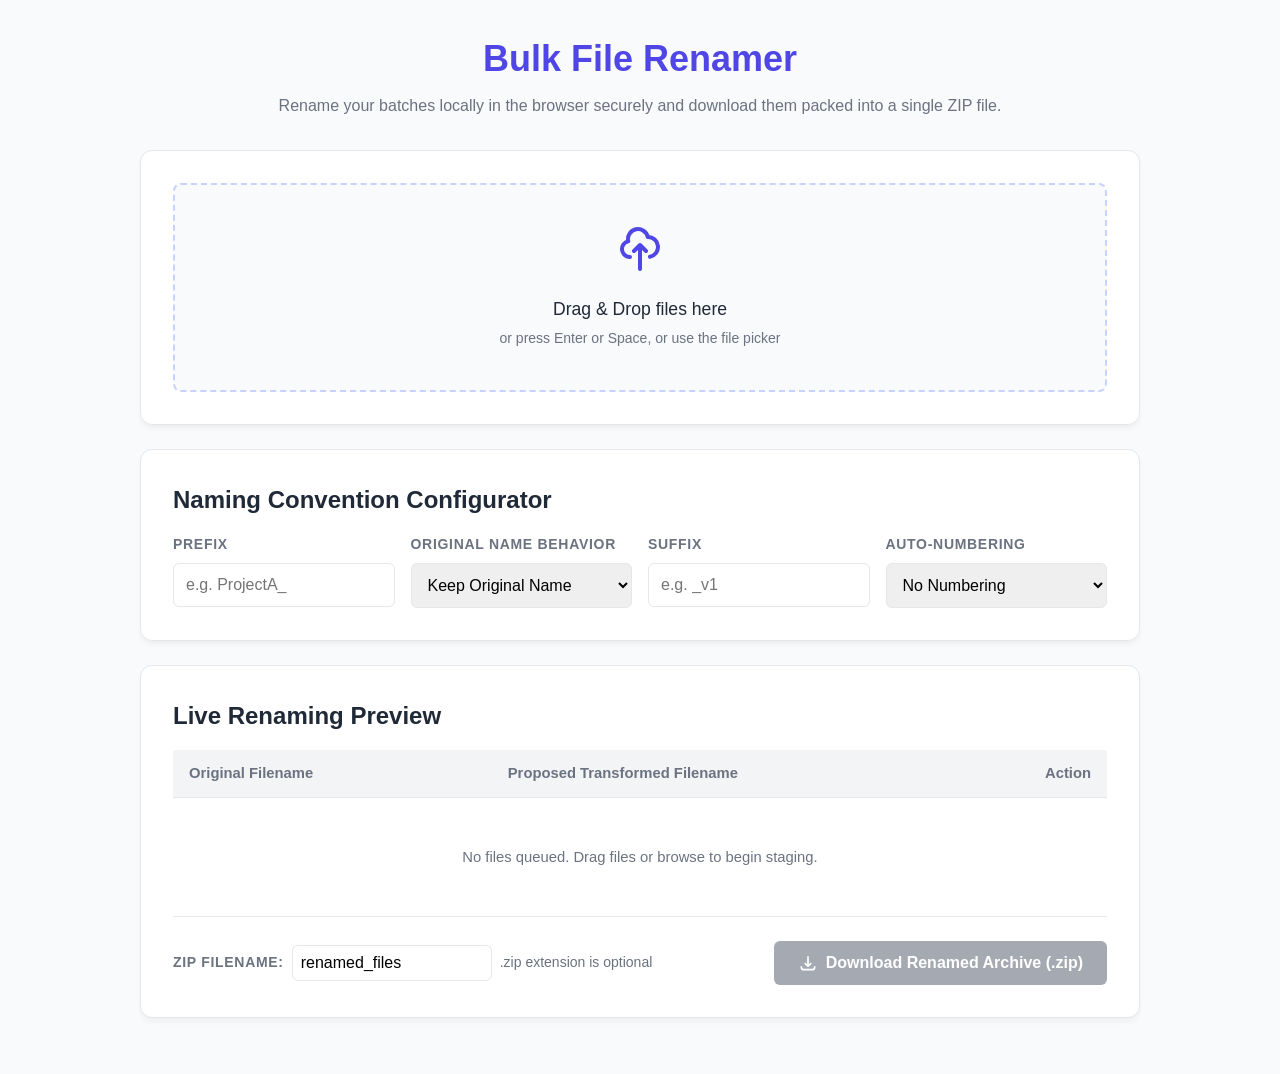
<file: index.html>
<!DOCTYPE html>
<html lang="en">
<head>
    <meta charset="UTF-8">
    <meta name="viewport" content="width=device-width, initial-scale=1.0">
    <title>Bulk File Renamer</title>
    <!-- Linked Stylesheet Module -->
    <link rel="stylesheet" href="./css/style.css">
    <!-- Include JSZip library to bundle renamed files -->
    <script src="./lib/jszip.min.js"></script>
</head>
<body>

<div class="container">
    <header>
        <h1>Bulk File Renamer</h1>
        <p>Rename your batches locally in the browser securely and download them packed into a single ZIP file.</p>
    </header>

    <!-- Upload Section -->
    <div class="card">
        <input type="file" id="file-input" class="visually-hidden" multiple aria-label="Choose files to rename">
        <div class="drop-zone" id="drop-zone" role="button" tabindex="0" aria-controls="file-input" aria-describedby="upload-help">
            <svg xmlns="http://www.w3.org/2000/svg" fill="none" viewBox="0 0 24 24" stroke="currentColor" aria-hidden="true">
                <path stroke-linecap="round" stroke-linejoin="round" stroke-width="2" d="M7 16a4 4 0 01-.88-7.903A5 5 0 1115.9 6L16 6a5 5 0 011 9.9M15 13l-3-3m0 0l-3 3m3-3v12" />
            </svg>
            <p>Drag & Drop files here</p>
            <span id="upload-help">or press Enter or Space, or use the file picker</span>
        </div>
    </div>
    <p id="status-message" class="visually-hidden" role="status" aria-live="polite" aria-atomic="true"></p>
    <p id="error-message" class="error-message" role="alert" aria-live="assertive" hidden></p>

    <!-- Configuration Section -->
    <div class="card">
        <h2>Naming Convention Configurator</h2>
        <div class="pattern-grid">
            <div class="input-group">
                <label for="prefix-input">Prefix</label>
                <input type="text" id="prefix-input" placeholder="e.g. ProjectA_">
            </div>
            <div class="input-group">
                <label for="name-behavior">Original Name Behavior</label>
                <select id="name-behavior">
                    <option value="keep">Keep Original Name</option>
                    <option value="replace">Replace Name Entirely</option>
                    <option value="empty">Leave Blank / Clear Name</option>
                </select>
            </div>
            <div class="input-group" id="custom-name-wrapper" hidden>
                <label for="custom-name-input">New Base Name</label>
                <input type="text" id="custom-name-input" placeholder="e.g. document">
            </div>
            <div class="input-group">
                <label for="suffix-input">Suffix</label>
                <input type="text" id="suffix-input" placeholder="e.g. _v1">
            </div>
            <div class="input-group">
                <label for="numbering-toggle">Auto-Numbering</label>
                <select id="numbering-toggle">
                    <option value="none">No Numbering</option>
                    <option value="suffix">Append to Suffix</option>
                    <option value="prefix">Prepend to Prefix</option>
                </select>
            </div>
        </div>
    </div>

    <!-- Live Preview Workspace -->
    <div class="card">
        <div class="preview-header">
            <h2>Live Renaming Preview</h2>
            <button class="btn btn-danger btn-compact" id="clear-btn" hidden>Clear All</button>
        </div>
        
        <div class="table-container">
            <table id="preview-table">
                <caption class="visually-hidden">Original and transformed filenames in the rename queue</caption>
                <thead>
                    <tr>
                        <th id="original-filename-heading" scope="col">Original Filename</th>
                        <th id="transformed-filename-heading" scope="col">Proposed Transformed Filename</th>
                        <th id="action-heading" class="action-column" scope="col">Action</th>
                    </tr>
                </thead>
                <tbody id="preview-body">
                    <tr>
                        <td colspan="3" class="empty-state">No files queued. Drag files or browse to begin staging.</td>
                    </tr>
                </tbody>
            </table>
        </div>

        <div class="actions-bar">
            <div class="input-group zip-name-group">
                <label for="zip-name">ZIP Filename:</label>
                <input type="text" id="zip-name" class="zip-name-input" value="renamed_files" aria-describedby="zip-name-help">
                <span id="zip-name-help">.zip extension is optional</span>
            </div>
            <button class="btn" id="download-btn" disabled>
                <svg class="download-icon" viewBox="0 0 24 24" fill="none" stroke="currentColor" stroke-width="2"><path d="M4 16v1a3 3 0 003 3h10a3 3 0 003-3v-1m-4-4l-4 4m0 0l-4-4m4 4V4"/></svg>
                Download Renamed Archive (.zip)
            </button>
        </div>
    </div>
</div>

<!-- Linked Script Logic Module -->
<script src="./js/app.js"></script>
</body>
</html>
</file>
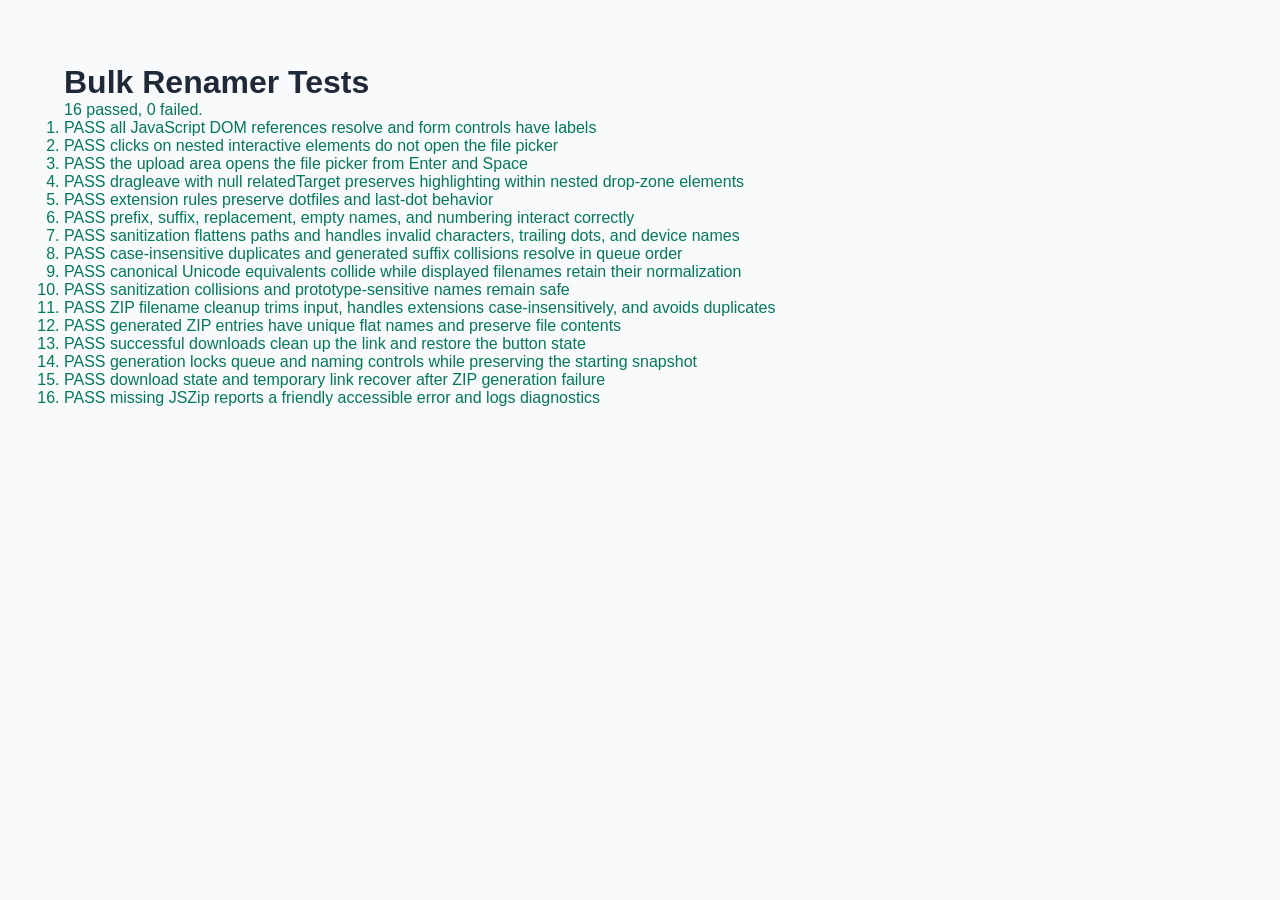
<file: tests/test.html>
<!DOCTYPE html>
<html lang="en">
<head>
    <meta charset="UTF-8">
    <meta name="viewport" content="width=device-width, initial-scale=1.0">
    <title>Bulk Renamer Tests</title>
    <link rel="stylesheet" href="../css/style.css">
    <style>
        body { font: 16px system-ui, sans-serif; margin: 2rem; }
        .pass { color: #047857; }
        .fail { color: #b91c1c; }
    </style>
</head>
<body>
    <h1>Bulk Renamer Tests</h1>
    <p id="summary" role="status" aria-live="polite">Running tests...</p>
    <ol id="test-results"></ol>

    <div hidden>
        <input type="file" id="file-input" multiple aria-label="Choose files to rename">
        <div id="drop-zone" role="button" tabindex="0" aria-disabled="false"></div>
        <span id="upload-help"></span>
        <label for="prefix-input">Prefix</label><input id="prefix-input">
        <select id="name-behavior">
            <option value="keep" selected>Keep</option>
            <option value="replace">Replace</option>
            <option value="empty">Empty</option>
        </select>
        <div id="custom-name-wrapper"></div>
        <label for="name-behavior">Name behavior</label>
        <label for="custom-name-input">Custom name</label><input id="custom-name-input">
        <label for="suffix-input">Suffix</label><input id="suffix-input">
        <select id="numbering-toggle">
            <option value="none" selected>None</option>
            <option value="suffix">Suffix</option>
            <option value="prefix">Prefix</option>
        </select>
        <label for="numbering-toggle">Numbering</label>
        <table>
            <caption>Filename preview</caption>
            <thead><tr><th id="original-filename-heading">Original</th><th id="transformed-filename-heading">Transformed</th><th id="action-heading">Action</th></tr></thead>
            <tbody id="preview-body"></tbody>
        </table>
        <button id="download-btn" disabled>
            <svg viewBox="0 0 24 24"></svg>
            Download Renamed Archive (.zip)
        </button>
        <button id="clear-btn" hidden></button>
        <label for="zip-name">ZIP Filename</label><input id="zip-name" value="renamed_files">
        <span id="zip-name-help">.zip extension is optional</span>
        <p id="status-message"></p>
        <p id="error-message" hidden></p>
    </div>

    <script src="../lib/jszip.min.js"></script>
    <script src="../js/app.js"></script>
    <script src="./app.test.js"></script>
</body>
</html>
</file>
<file: css/style.css>
:root {
    --primary: #4f46e5;
    --primary-hover: #4338ca;
    --bg: #f9fafb;
    --card-bg: #ffffff;
    --text: #1f2937;
    --text-muted: #6b7280;
    --border: #e5e7eb;
    --accent: #e0e7ff;
}

* {
    box-sizing: border-box;
    margin: 0;
    padding: 0;
    font-family: -apple-system, BlinkMacSystemFont, "Segoe UI", Roboto, Helvetica, Arial, sans-serif;
}

body {
    background-color: var(--bg);
    color: var(--text);
    padding: 2rem;
    line-height: 1.5;
}

.container {
    max-width: 1000px;
    margin: 0 auto;
}

header {
    margin-bottom: 2rem;
    text-align: center;
}

header h1 {
    font-size: 2.25rem;
    color: var(--primary);
    margin-bottom: 0.5rem;
}

header p {
    color: var(--text-muted);
}

.card {
    background: var(--card-bg);
    border: 1px solid var(--border);
    border-radius: 12px;
    padding: 2rem;
    box-shadow: 0 4px 6px -1px rgba(0, 0, 0, 0.05);
    margin-bottom: 1.5rem;
}

/* Drag and Drop Zone */
.drop-zone {
    border: 2px dashed #c7d2fe;
    background: #f8fafc;
    border-radius: 8px;
    padding: 2.5rem;
    text-align: center;
    cursor: pointer;
    transition: all 0.2s ease;
}

.drop-zone:hover:not([aria-disabled="true"]), .drop-zone.drag-over, .drop-zone:focus-visible {
    border-color: var(--primary);
    background: var(--accent);
}

.drop-zone:focus-visible, #file-input:focus-visible + .drop-zone {
    outline: 3px solid rgba(79, 70, 229, 0.35);
    outline-offset: 3px;
}

.btn:focus-visible, .btn-text-danger:focus-visible {
    outline: 3px solid rgba(79, 70, 229, 0.4);
    outline-offset: 3px;
}

.drop-zone[aria-disabled="true"] {
    cursor: wait;
    opacity: 0.7;
}

.drop-zone svg {
    width: 48px;
    height: 48px;
    color: var(--primary);
    margin-bottom: 1rem;
}

.drop-zone p {
    font-size: 1.1rem;
    font-weight: 500;
    margin-bottom: 0.25rem;
}

.drop-zone span {
    font-size: 0.875rem;
    color: var(--text-muted);
}

.visually-hidden {
    position: absolute;
    width: 1px;
    height: 1px;
    padding: 0;
    margin: -1px;
    overflow: hidden;
    clip: rect(0, 0, 0, 0);
    white-space: nowrap;
    border: 0;
}

#custom-name-wrapper[hidden], #clear-btn[hidden] {
    display: none;
}

.error-message:not([hidden]) {
    max-width: 1000px;
    margin: 0 auto 1rem;
    padding: 0.75rem 1rem;
    border: 1px solid #fecaca;
    border-radius: 6px;
    background: #fef2f2;
    color: #b91c1c;
}

.preview-header {
    display: flex;
    justify-content: space-between;
    align-items: center;
}

.btn-compact {
    padding: 0.5rem 1rem;
    font-size: 0.875rem;
}

/* Naming Convention Form */
.pattern-grid {
    display: grid;
    grid-template-columns: repeat(auto-fit, minmax(200px, 1fr));
    gap: 1rem;
    margin-top: 1rem;
}

.input-group {
    display: flex;
    flex-direction: column;
    gap: 0.5rem;
}

.input-group label {
    font-size: 0.875rem;
    font-weight: 600;
    color: var(--text-muted);
    text-transform: uppercase;
    letter-spacing: 0.05em;
}

.input-group input, .input-group select {
    padding: 0.75rem;
    border: 1px solid var(--border);
    border-radius: 6px;
    font-size: 1rem;
    outline: none;
    transition: border-color 0.2s;
}

.input-group input:focus, .input-group select:focus {
    border-color: var(--primary);
    box-shadow: 0 0 0 3px rgba(79, 70, 229, 0.1);
}

/* Actions block */
.actions-bar {
    display: flex;
    justify-content: space-between;
    align-items: center;
    flex-wrap: wrap;
    gap: 1rem;
    margin-top: 1.5rem;
}

.zip-name-group {
    flex-direction: row;
    align-items: center;
    gap: 0.5rem;
}

.zip-name-group label {
    margin-bottom: 0;
}

.zip-name-group input.zip-name-input {
    padding: 0.5rem;
    max-width: 200px;
}

.zip-name-group span {
    font-size: 0.875rem;
    color: var(--text-muted);
}

.download-icon {
    width: 20px;
    height: 20px;
}

.btn {
    background-color: var(--primary);
    color: white;
    padding: 0.75rem 1.5rem;
    border: none;
    border-radius: 6px;
    font-size: 1rem;
    font-weight: 600;
    cursor: pointer;
    transition: background-color 0.2s;
    display: inline-flex;
    align-items: center;
    gap: 0.5rem;
}

.btn:hover {
    background-color: var(--primary-hover);
}

.btn:disabled {
    background-color: var(--text-muted);
    cursor: not-allowed;
    opacity: 0.6;
}

.btn-danger {
    background-color: #ef4444;
}

.btn-danger:hover {
    background-color: #dc2626;
}

/* Table Styling for Live Preview */
.table-container {
    overflow-x: auto;
    margin-top: 1rem;
}

table {
    width: 100%;
    border-collapse: collapse;
    text-align: left;
    font-size: 0.925rem;
}

th, td {
    padding: 0.75rem 1rem;
    border-bottom: 1px solid var(--border);
}

th {
    background-color: #f3f4f6;
    font-weight: 600;
    color: var(--text-muted);
}

tr:hover {
    background-color: #f9fafb;
}

.old-name {
    color: var(--text-muted);
    font-family: monospace;
}

.new-name {
    color: #059669;
    font-family: monospace;
    font-weight: 600;
}

.empty-state {
    text-align: center;
    padding: 3rem;
    color: var(--text-muted);
}

/* Individual Removal Controls */
.btn-text-danger {
    background: transparent;
    color: #ef4444;
    border: none;
    font-size: 0.875rem;
    font-weight: 500;
    cursor: pointer;
    padding: 0.25rem 0.5rem;
    border-radius: 4px;
    transition: background-color 0.2s;
    display: inline-flex;
    align-items: center;
}

.btn-text-danger:hover {
    background-color: #fee2e2;
}

.btn-text-danger:disabled {
    color: var(--text-muted);
    cursor: not-allowed;
    opacity: 0.6;
}

th.action-column, td.action-column {
    text-align: right;
    width: 80px;
}
</file>
